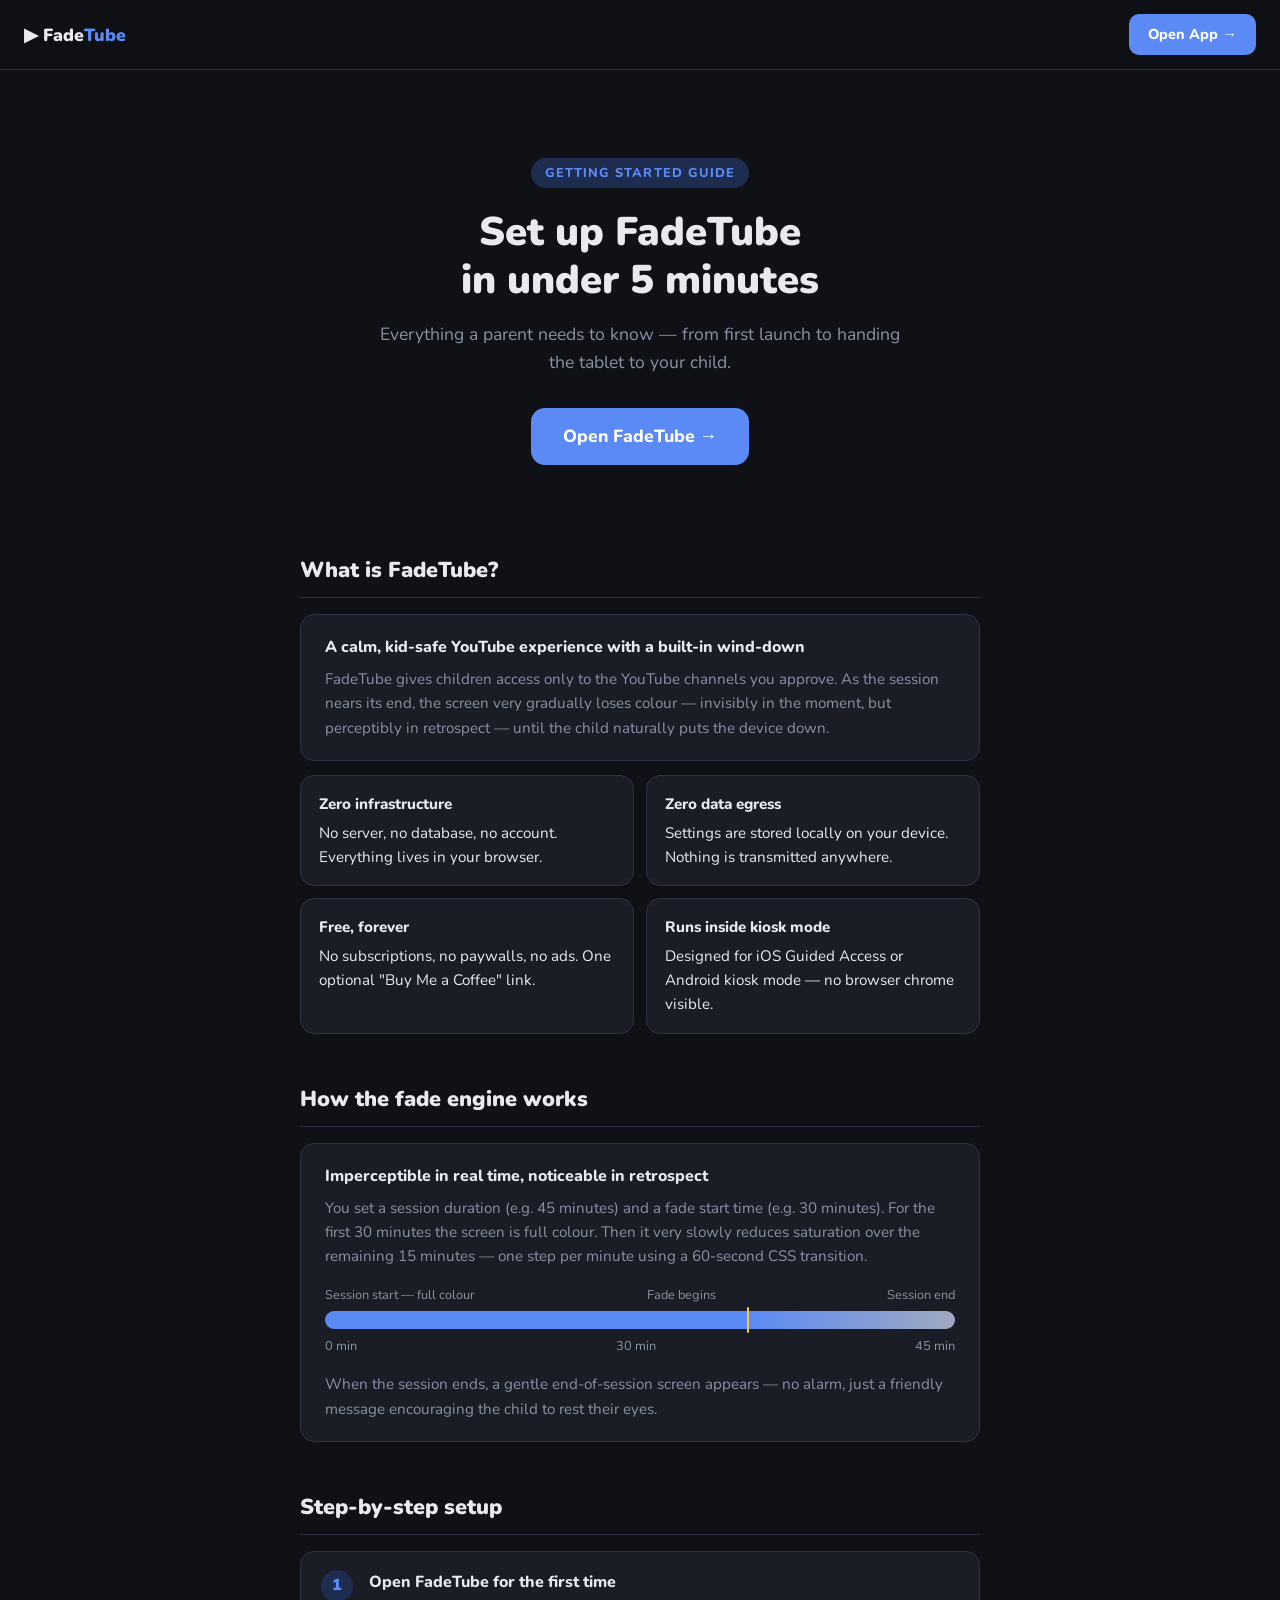
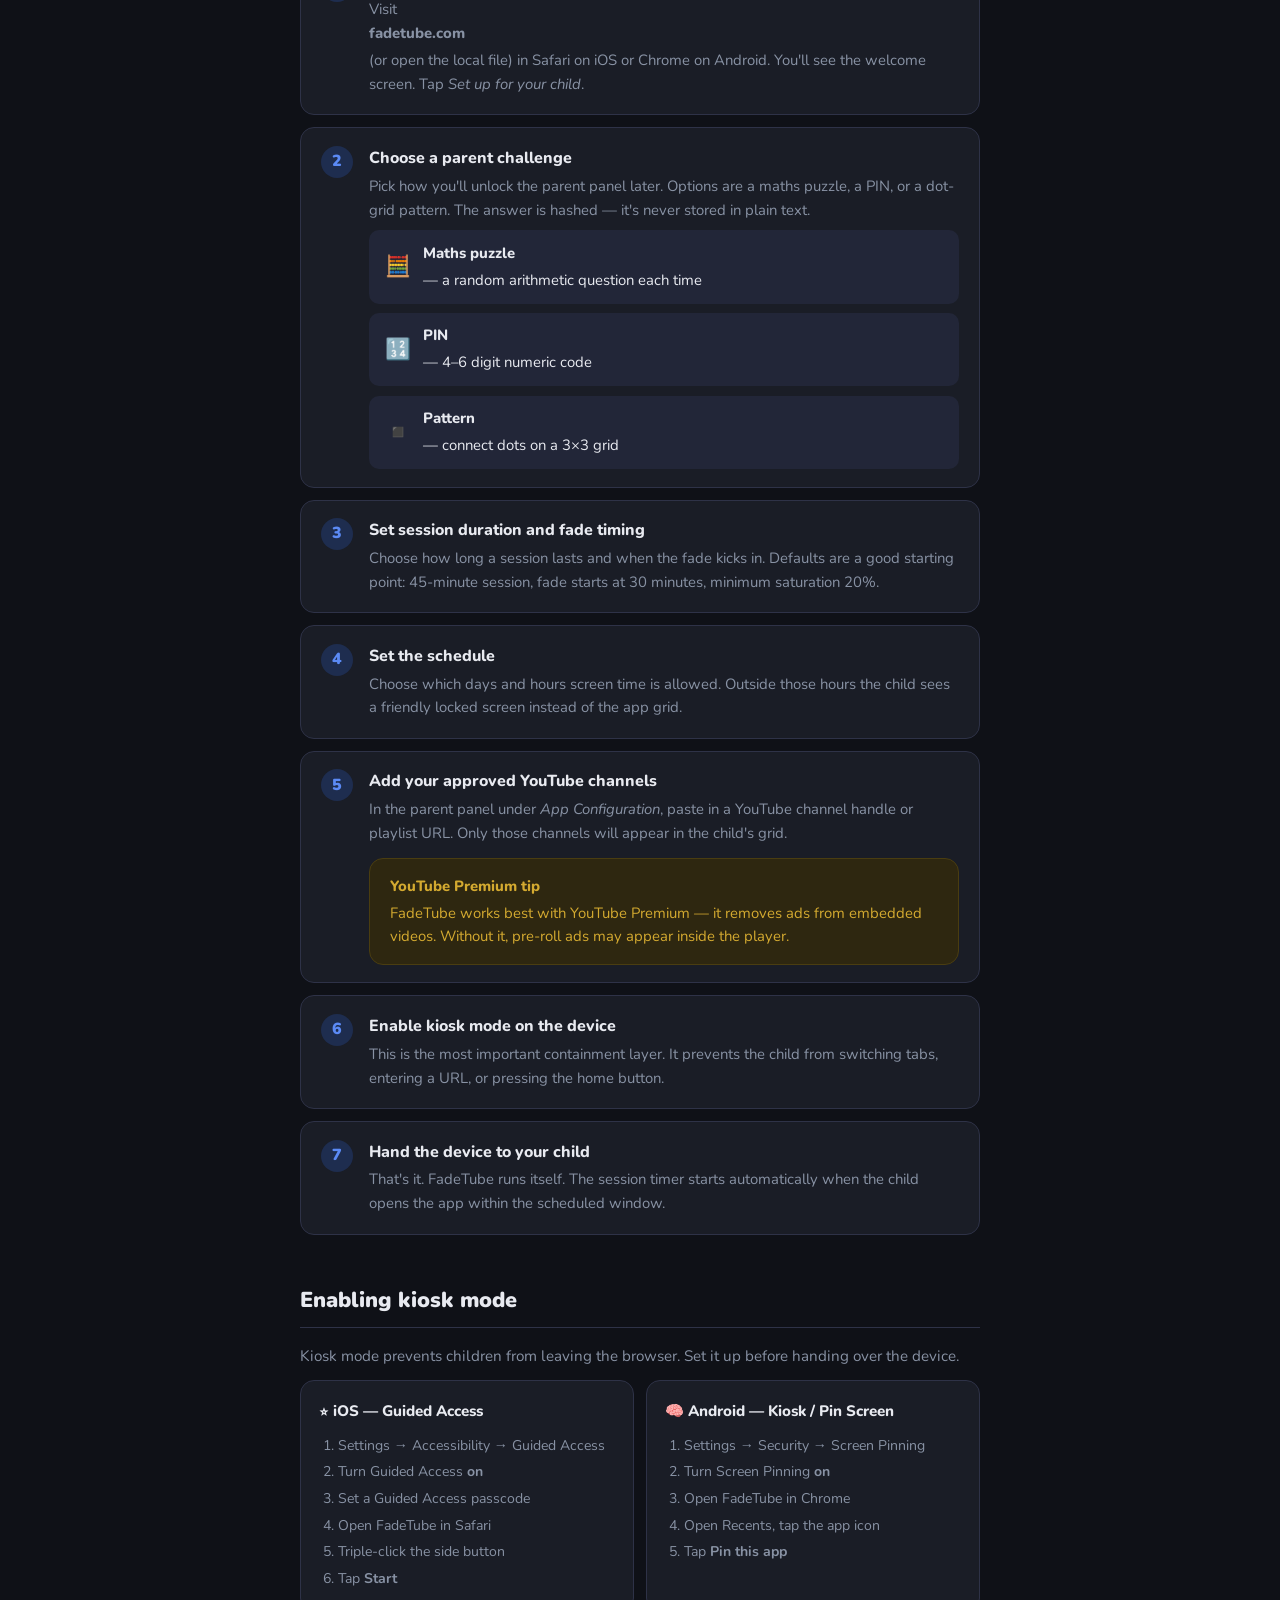
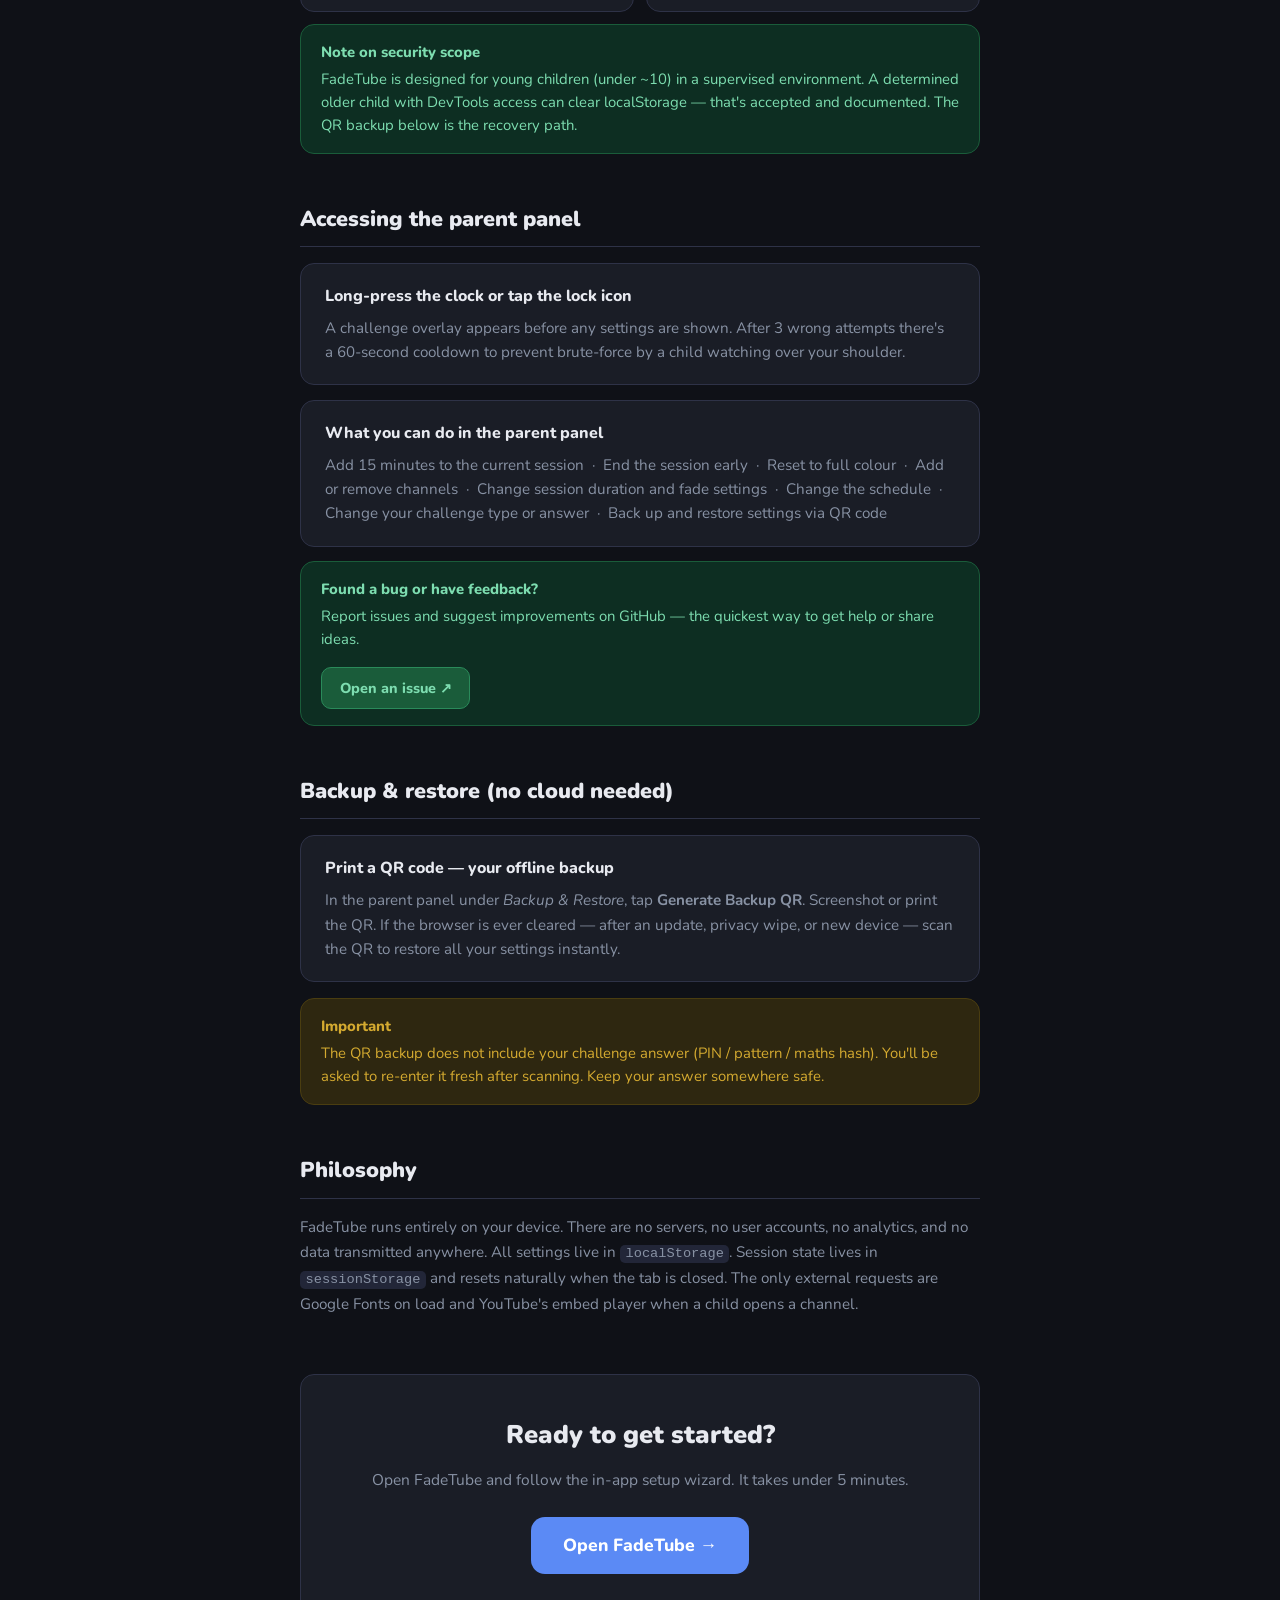
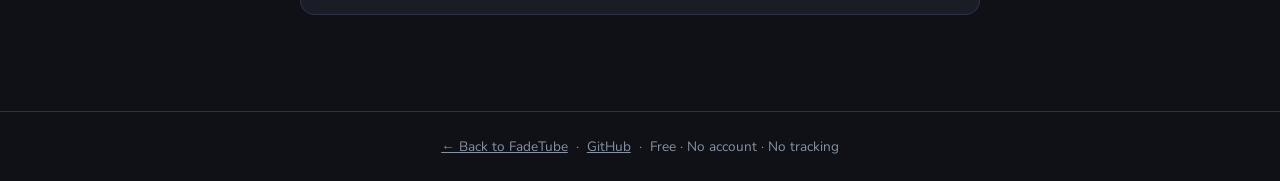
<file: guide.html>
<!DOCTYPE html>
<html lang="en">
<head>
    <meta charset="UTF-8">
    <meta name="viewport" content="width=device-width, initial-scale=1.0">
    <title>Getting Started — FadeTube</title>
    <link href="https://fonts.googleapis.com/css2?family=Nunito:wght@400;700;900&display=swap" rel="stylesheet">
    <style>
        :root {
            --bg: #0f1117;
            --bg-card: #1a1d26;
            --bg-highlight: #222638;
            --border: #2e3247;
            --text: #e8eaf0;
            --text-muted: #8892a4;
            --accent: #5b8af5;
            --accent-soft: #1e2d4f;
            --green: #3ecf8e;
            --green-soft: #0d2e22;
            --yellow: #f5c842;
            --yellow-soft: #2e2710;
            --radius: 14px;
        }

        * { box-sizing: border-box; margin: 0; padding: 0; }

        body {
            font-family: 'Nunito', sans-serif;
            background: var(--bg);
            color: var(--text);
            line-height: 1.6;
            font-size: 1rem;
        }

        /* ── Top nav ── */
        .nav {
            position: sticky;
            top: 0;
            z-index: 100;
            background: rgba(15,17,23,0.92);
            backdrop-filter: blur(8px);
            border-bottom: 1px solid var(--border);
            display: flex;
            align-items: center;
            justify-content: space-between;
            padding: 0.9rem 1.5rem;
        }
        .nav-logo { font-size: 1.1rem; font-weight: 900; color: var(--text); text-decoration: none; }
        .nav-logo span { color: var(--accent); }
        .nav-cta {
            background: var(--accent);
            color: #fff;
            font-family: 'Nunito', sans-serif;
            font-weight: 800;
            font-size: 0.9rem;
            border: none;
            border-radius: 10px;
            padding: 0.55rem 1.2rem;
            cursor: pointer;
            text-decoration: none;
            display: inline-block;
        }
        .nav-cta:hover { opacity: 0.88; }

        /* ── Page wrapper ── */
        .page { max-width: 720px; margin: 0 auto; padding: 2.5rem 1.25rem 5rem; }

        /* ── Hero ── */
        .hero { text-align: center; padding: 3rem 0 2.5rem; }
        .hero-badge {
            display: inline-block;
            background: var(--accent-soft);
            color: var(--accent);
            font-size: 0.8rem;
            font-weight: 800;
            letter-spacing: 0.08em;
            text-transform: uppercase;
            padding: 0.3rem 0.9rem;
            border-radius: 999px;
            margin-bottom: 1.2rem;
        }
        .hero h1 { font-size: clamp(1.8rem, 5vw, 2.5rem); font-weight: 900; line-height: 1.2; margin-bottom: 1rem; }
        .hero p { font-size: 1.1rem; color: var(--text-muted); max-width: 520px; margin: 0 auto 2rem; }
        .hero-cta {
            background: var(--accent);
            color: #fff;
            font-family: 'Nunito', sans-serif;
            font-weight: 800;
            font-size: 1.1rem;
            border: none;
            border-radius: var(--radius);
            padding: 0.9rem 2rem;
            cursor: pointer;
            text-decoration: none;
            display: inline-block;
        }
        .hero-cta:hover { opacity: 0.88; }

        /* ── Section headings ── */
        .section { margin-top: 3rem; }
        .section-title {
            font-size: 1.35rem;
            font-weight: 900;
            margin-bottom: 1rem;
            padding-bottom: 0.6rem;
            border-bottom: 1px solid var(--border);
        }

        /* ── Cards ── */
        .card {
            background: var(--bg-card);
            border: 1px solid var(--border);
            border-radius: var(--radius);
            padding: 1.25rem 1.5rem;
            margin-bottom: 0.9rem;
        }
        .card-title { font-weight: 800; font-size: 1rem; margin-bottom: 0.4rem; }
        .card p { color: var(--text-muted); font-size: 0.95rem; }

        /* ── Philosophy pills ── */
        .pillgrid { display: grid; grid-template-columns: 1fr 1fr; gap: 0.75rem; }
        @media (max-width: 500px) { .pillgrid { grid-template-columns: 1fr; } }
        .pill {
            background: var(--bg-card);
            border: 1px solid var(--border);
            border-radius: var(--radius);
            padding: 1rem 1.1rem;
            font-size: 0.95rem;
        }
        .pill strong { display: block; font-weight: 800; margin-bottom: 0.25rem; }

        /* ── Numbered steps ── */
        .steps { display: flex; flex-direction: column; gap: 0.75rem; }
        .step {
            display: flex;
            gap: 1rem;
            align-items: flex-start;
            background: var(--bg-card);
            border: 1px solid var(--border);
            border-radius: var(--radius);
            padding: 1.1rem 1.25rem;
        }
        .step-num {
            flex-shrink: 0;
            width: 2rem;
            height: 2rem;
            border-radius: 50%;
            background: var(--accent-soft);
            color: var(--accent);
            font-weight: 900;
            font-size: 1rem;
            display: flex;
            align-items: center;
            justify-content: center;
        }
        .step-body { flex: 1; }
        .step-body strong { font-weight: 800; display: block; margin-bottom: 0.2rem; }
        .step-body p { color: var(--text-muted); font-size: 0.93rem; }

        /* ── Callout boxes ── */
        .callout {
            border-radius: var(--radius);
            padding: 1rem 1.25rem;
            margin-top: 1rem;
            font-size: 0.93rem;
            line-height: 1.55;
        }
        .callout-green { background: var(--green-soft); border: 1px solid #1a5c3a; color: #7dddb0; }
        .callout-yellow { background: var(--yellow-soft); border: 1px solid #4a3d10; color: #d4aa30; }
        .callout strong { font-weight: 800; display: block; margin-bottom: 0.25rem; }

        /* ── Fade explainer ── */
        .fade-bar-wrap { margin: 1rem 0; }
        .fade-bar-label { display: flex; justify-content: space-between; font-size: 0.8rem; color: var(--text-muted); margin-bottom: 0.4rem; }
        .fade-bar {
            height: 18px;
            border-radius: 999px;
            background: linear-gradient(to right, #5b8af5 0%, #5b8af5 67%, #a0a9c0 100%);
            position: relative;
        }
        .fade-bar-tick {
            position: absolute;
            top: -4px;
            bottom: -4px;
            width: 2px;
            background: var(--yellow);
            border-radius: 2px;
            left: 67%;
        }

        /* ── Challenge type list ── */
        .challenge-list { display: flex; flex-direction: column; gap: 0.6rem; margin-top: 0.5rem; }
        .challenge-item {
            display: flex;
            gap: 0.75rem;
            align-items: center;
            background: var(--bg-highlight);
            border-radius: 10px;
            padding: 0.7rem 1rem;
            font-size: 0.93rem;
        }
        .challenge-icon { font-size: 1.3rem; flex-shrink: 0; }

        /* ── Platform tabs ── */
        .platform-grid { display: grid; grid-template-columns: 1fr 1fr; gap: 0.75rem; margin-top: 0.75rem; }
        @media (max-width: 480px) { .platform-grid { grid-template-columns: 1fr; } }
        .platform-card {
            background: var(--bg-card);
            border: 1px solid var(--border);
            border-radius: var(--radius);
            padding: 1.1rem;
        }
        .platform-card h4 { font-weight: 800; font-size: 0.95rem; margin-bottom: 0.6rem; }
        .platform-card ol { padding-left: 1.2rem; color: var(--text-muted); font-size: 0.88rem; line-height: 1.9; }

        /* ── Bottom CTA ── */
        .bottom-cta {
            margin-top: 3.5rem;
            text-align: center;
            background: var(--bg-card);
            border: 1px solid var(--border);
            border-radius: var(--radius);
            padding: 2.5rem 1.5rem;
        }
        .bottom-cta h2 { font-size: 1.6rem; font-weight: 900; margin-bottom: 0.75rem; }
        .bottom-cta p { color: var(--text-muted); margin-bottom: 1.5rem; font-size: 0.97rem; }

        /* ── Footer ── */
        footer { text-align: center; color: var(--text-muted); font-size: 0.85rem; padding: 1.5rem; border-top: 1px solid var(--border); margin-top: 1rem; }
        footer a { color: var(--text-muted); text-decoration: underline; }
    </style>
</head>
<body>

<nav class="nav">
    <a href="app.html" class="nav-logo">&#9654; Fade<span>Tube</span></a>
    <a href="app.html" class="nav-cta">Open App &#8594;</a>
</nav>

<div class="page">

    <!-- Hero -->
    <div class="hero">
        <div class="hero-badge">Getting Started Guide</div>
        <h1>Set up FadeTube<br>in under 5 minutes</h1>
        <p>Everything a parent needs to know — from first launch to handing the tablet to your child.</p>
        <a href="app.html" class="hero-cta">Open FadeTube &#8594;</a>
    </div>

    <!-- What is FadeTube -->
    <div class="section">
        <div class="section-title">What is FadeTube?</div>
        <div class="card">
            <div class="card-title">A calm, kid-safe YouTube experience with a built-in wind-down</div>
            <p>FadeTube gives children access only to the YouTube channels you approve. As the session nears its end, the screen very gradually loses colour — invisibly in the moment, but perceptibly in retrospect — until the child naturally puts the device down.</p>
        </div>

        <div class="pillgrid" style="margin-top:0.9rem;">
            <div class="pill">
                <strong>Zero infrastructure</strong>
                No server, no database, no account. Everything lives in your browser.
            </div>
            <div class="pill">
                <strong>Zero data egress</strong>
                Settings are stored locally on your device. Nothing is transmitted anywhere.
            </div>
            <div class="pill">
                <strong>Free, forever</strong>
                No subscriptions, no paywalls, no ads. One optional "Buy Me a Coffee" link.
            </div>
            <div class="pill">
                <strong>Runs inside kiosk mode</strong>
                Designed for iOS Guided Access or Android kiosk mode — no browser chrome visible.
            </div>
        </div>
    </div>

    <!-- How the fade engine works -->
    <div class="section">
        <div class="section-title">How the fade engine works</div>
        <div class="card">
            <div class="card-title">Imperceptible in real time, noticeable in retrospect</div>
            <p>You set a session duration (e.g. 45 minutes) and a fade start time (e.g. 30 minutes). For the first 30 minutes the screen is full colour. Then it very slowly reduces saturation over the remaining 15 minutes — one step per minute using a 60-second CSS transition.</p>
            <div class="fade-bar-wrap" style="margin-top:1rem;">
                <div class="fade-bar-label">
                    <span>Session start — full colour</span>
                    <span>Fade begins</span>
                    <span>Session end</span>
                </div>
                <div class="fade-bar"><div class="fade-bar-tick"></div></div>
                <div class="fade-bar-label" style="margin-top:0.4rem;">
                    <span>0 min</span>
                    <span>30 min</span>
                    <span>45 min</span>
                </div>
            </div>
            <p style="margin-top:0.75rem;">When the session ends, a gentle end-of-session screen appears — no alarm, just a friendly message encouraging the child to rest their eyes.</p>
        </div>
    </div>

    <!-- Step by step setup -->
    <div class="section">
        <div class="section-title">Step-by-step setup</div>
        <div class="steps">
            <div class="step">
                <div class="step-num">1</div>
                <div class="step-body">
                    <strong>Open FadeTube for the first time</strong>
                    <p>Visit <strong>fadetube.com</strong> (or open the local file) in Safari on iOS or Chrome on Android. You'll see the welcome screen. Tap <em>Set up for your child</em>.</p>
                </div>
            </div>
            <div class="step">
                <div class="step-num">2</div>
                <div class="step-body">
                    <strong>Choose a parent challenge</strong>
                    <p>Pick how you'll unlock the parent panel later. Options are a maths puzzle, a PIN, or a dot-grid pattern. The answer is hashed — it's never stored in plain text.</p>
                    <div class="challenge-list">
                        <div class="challenge-item"><span class="challenge-icon">&#129518;</span> <span><strong>Maths puzzle</strong> — a random arithmetic question each time</span></div>
                        <div class="challenge-item"><span class="challenge-icon">&#128290;</span> <span><strong>PIN</strong> — 4–6 digit numeric code</span></div>
                        <div class="challenge-item"><span class="challenge-icon">&#9726;</span> <span><strong>Pattern</strong> — connect dots on a 3×3 grid</span></div>
                    </div>
                </div>
            </div>
            <div class="step">
                <div class="step-num">3</div>
                <div class="step-body">
                    <strong>Set session duration and fade timing</strong>
                    <p>Choose how long a session lasts and when the fade kicks in. Defaults are a good starting point: 45-minute session, fade starts at 30 minutes, minimum saturation 20%.</p>
                </div>
            </div>
            <div class="step">
                <div class="step-num">4</div>
                <div class="step-body">
                    <strong>Set the schedule</strong>
                    <p>Choose which days and hours screen time is allowed. Outside those hours the child sees a friendly locked screen instead of the app grid.</p>
                </div>
            </div>
            <div class="step">
                <div class="step-num">5</div>
                <div class="step-body">
                    <strong>Add your approved YouTube channels</strong>
                    <p>In the parent panel under <em>App Configuration</em>, paste in a YouTube channel handle or playlist URL. Only those channels will appear in the child's grid.</p>
                    <div class="callout callout-yellow" style="margin-top:0.75rem;">
                        <strong>YouTube Premium tip</strong>
                        FadeTube works best with YouTube Premium — it removes ads from embedded videos. Without it, pre-roll ads may appear inside the player.
                    </div>
                </div>
            </div>
            <div class="step">
                <div class="step-num">6</div>
                <div class="step-body">
                    <strong>Enable kiosk mode on the device</strong>
                    <p>This is the most important containment layer. It prevents the child from switching tabs, entering a URL, or pressing the home button.</p>
                </div>
            </div>
            <div class="step">
                <div class="step-num">7</div>
                <div class="step-body">
                    <strong>Hand the device to your child</strong>
                    <p>That's it. FadeTube runs itself. The session timer starts automatically when the child opens the app within the scheduled window.</p>
                </div>
            </div>
        </div>
    </div>

    <!-- Kiosk mode instructions -->
    <div class="section">
        <div class="section-title">Enabling kiosk mode</div>
        <p style="color:var(--text-muted); margin-bottom:0.75rem; font-size:0.95rem;">Kiosk mode prevents children from leaving the browser. Set it up before handing over the device.</p>
        <div class="platform-grid">
            <div class="platform-card">
                <h4>&#63743; iOS — Guided Access</h4>
                <ol>
                    <li>Settings &rarr; Accessibility &rarr; Guided Access</li>
                    <li>Turn Guided Access <strong>on</strong></li>
                    <li>Set a Guided Access passcode</li>
                    <li>Open FadeTube in Safari</li>
                    <li>Triple-click the side button</li>
                    <li>Tap <strong>Start</strong></li>
                </ol>
            </div>
            <div class="platform-card">
                <h4>&#129504; Android — Kiosk / Pin Screen</h4>
                <ol>
                    <li>Settings &rarr; Security &rarr; Screen Pinning</li>
                    <li>Turn Screen Pinning <strong>on</strong></li>
                    <li>Open FadeTube in Chrome</li>
                    <li>Open Recents, tap the app icon</li>
                    <li>Tap <strong>Pin this app</strong></li>
                </ol>
            </div>
        </div>
        <div class="callout callout-green" style="margin-top:0.75rem;">
            <strong>Note on security scope</strong>
            FadeTube is designed for young children (under ~10) in a supervised environment. A determined older child with DevTools access can clear localStorage — that's accepted and documented. The QR backup below is the recovery path.
        </div>
    </div>

    <!-- Parent panel -->
    <div class="section">
        <div class="section-title">Accessing the parent panel</div>
        <div class="card">
            <div class="card-title">Long-press the clock or tap the lock icon</div>
            <p>A challenge overlay appears before any settings are shown. After 3 wrong attempts there's a 60-second cooldown to prevent brute-force by a child watching over your shoulder.</p>
        </div>
        <div class="card" style="margin-top:0.75rem;">
            <div class="card-title">What you can do in the parent panel</div>
            <p>Add 15 minutes to the current session &nbsp;·&nbsp; End the session early &nbsp;·&nbsp; Reset to full colour &nbsp;·&nbsp; Add or remove channels &nbsp;·&nbsp; Change session duration and fade settings &nbsp;·&nbsp; Change the schedule &nbsp;·&nbsp; Change your challenge type or answer &nbsp;·&nbsp; Back up and restore settings via QR code</p>
        </div>
        <div class="callout callout-green" style="margin-top:0.75rem; display:flex; align-items:center; justify-content:space-between; gap:1rem; flex-wrap:wrap;">
            <div>
                <strong>Found a bug or have feedback?</strong>
                Report issues and suggest improvements on GitHub — the quickest way to get help or share ideas.
            </div>
            <a href="https://github.com/Neil-A/FadeDown/issues" target="_blank" rel="noopener" style="flex-shrink:0; background:#1a5c3a; color:#7dddb0; font-weight:800; font-size:0.9rem; padding:0.55rem 1.1rem; border-radius:10px; text-decoration:none; border:1px solid #2a8a5a; white-space:nowrap;">Open an issue &#8599;</a>
        </div>
    </div>

    <!-- Backup and restore -->
    <div class="section">
        <div class="section-title">Backup &amp; restore (no cloud needed)</div>
        <div class="card">
            <div class="card-title">Print a QR code — your offline backup</div>
            <p>In the parent panel under <em>Backup &amp; Restore</em>, tap <strong>Generate Backup QR</strong>. Screenshot or print the QR. If the browser is ever cleared — after an update, privacy wipe, or new device — scan the QR to restore all your settings instantly.</p>
        </div>
        <div class="callout callout-yellow">
            <strong>Important</strong>
            The QR backup does not include your challenge answer (PIN / pattern / maths hash). You'll be asked to re-enter it fresh after scanning. Keep your answer somewhere safe.
        </div>
    </div>

    <!-- About / philosophy -->
    <div class="section">
        <div class="section-title">Philosophy</div>
        <p style="color:var(--text-muted); font-size:0.95rem; line-height:1.7;">FadeTube runs entirely on your device. There are no servers, no user accounts, no analytics, and no data transmitted anywhere. All settings live in <code style="background:var(--bg-highlight);padding:0.1em 0.4em;border-radius:5px;font-size:0.9em;">localStorage</code>. Session state lives in <code style="background:var(--bg-highlight);padding:0.1em 0.4em;border-radius:5px;font-size:0.9em;">sessionStorage</code> and resets naturally when the tab is closed. The only external requests are Google Fonts on load and YouTube's embed player when a child opens a channel.</p>
    </div>

    <!-- Bottom CTA -->
    <div class="bottom-cta">
        <h2>Ready to get started?</h2>
        <p>Open FadeTube and follow the in-app setup wizard. It takes under 5 minutes.</p>
        <a href="app.html" class="hero-cta">Open FadeTube &#8594;</a>
    </div>

</div>

<footer>
    <a href="app.html">&#8592; Back to FadeTube</a>
    &nbsp;&middot;&nbsp;
    <a href="https://github.com/Neil-A/FadeDown" target="_blank" rel="noopener">GitHub</a>
    &nbsp;&middot;&nbsp; Free &middot; No account &middot; No tracking
</footer>

</body>
</html>
</file>
